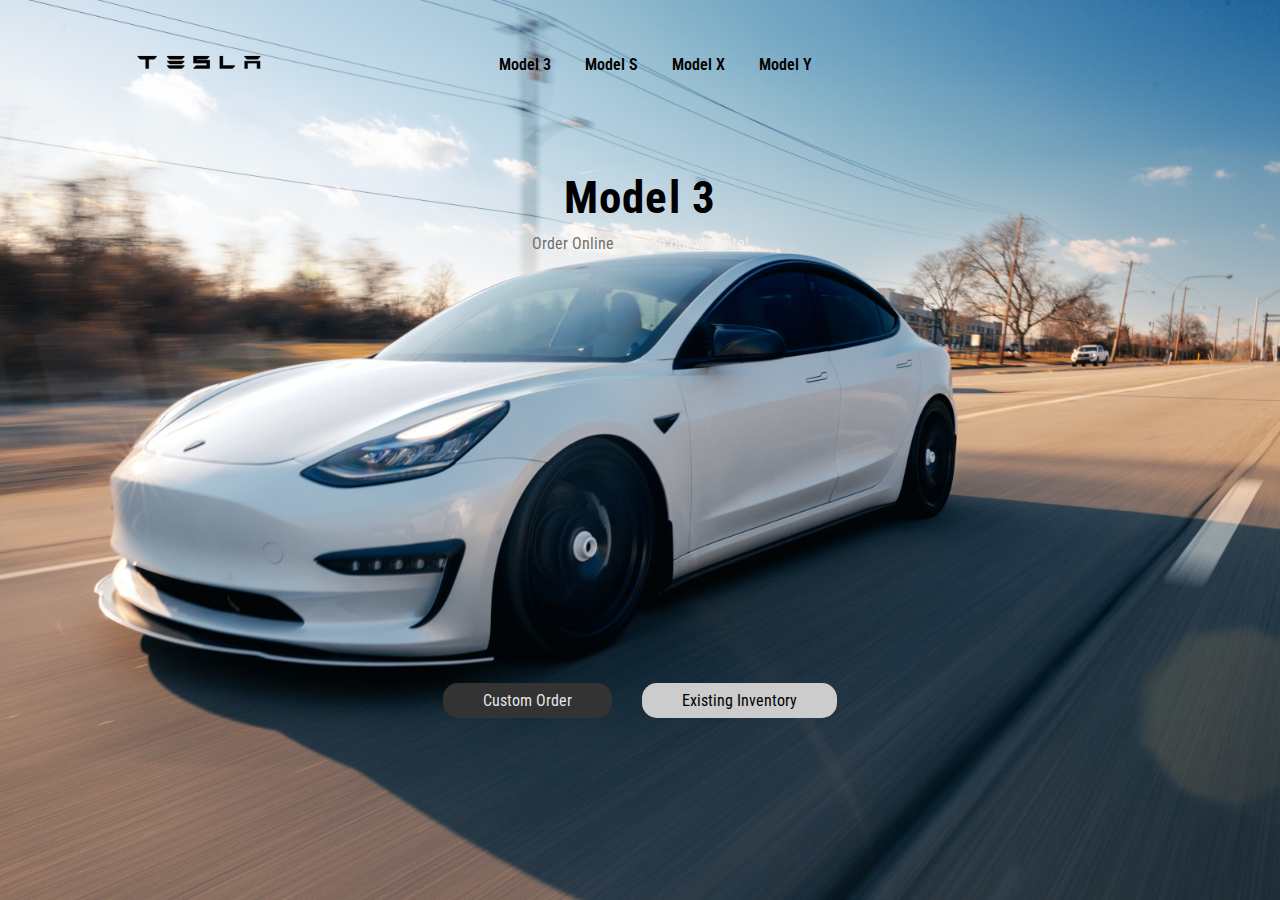
<file: index.html>
<!DOCTYPE html>
<html lang="en">
<head>
    <meta charset="UTF-8">
    <meta name="viewport" content="width=device-width, initial-scale=1.0">
    <title>Tesla</title>
    <link rel="stylesheet" href="style.css">
    <link rel="shortcut icon" href="./assets/tesla.png">
    <link rel="stylesheet" href="https://cdnjs.cloudflare.com/ajax/libs/font-awesome/6.4.2/css/all.min.css" integrity="sha512-z3gLpd7yknf1YoNbCzqRKc4qyor8gaKU1qmn+CShxbuBusANI9QpRohGBreCFkKxLhei6S9CQXFEbbKuqLg0DA==" crossorigin="anonymous" referrerpolicy="no-referrer" />
</head>
<body>
    
    <section class="main">
        <div class="center">
            <header>
                <div class="logo">
                    <img src="./assets/Tesla-Logo-PNG-Picture.png" alt="Logo">
                </div>
                <div class="menu">
                    <a href="index.html">Model 3</a>
                    <a href="model2.html">Model S</a>
                    <a href="model3.html">Model X</a>
                    <a href="model4.html">Model Y</a>
                </div>
                <div class="menu">
                    <a target="_blank" class="social" href="https://github.com/imxandx"><i class="fa-brands fa-github"></i></a>
                    <a target="_blank" class="social" href="https://linkedin.com/alexandre-delaboneta"><i class="fa-brands fa-linkedin"></i></a>
                    <a target="_blank" class="social" href="https://instagram.com/imxandx"><i class="fa-brands fa-instagram"></i></a>
                </div>
            </header>
            <div class="title">
                <h2>Model 3</h2>
                <p>Order Online <a href="#">Now on our website!</a></p>
            </div>
            <div class="btn">
                <a href="#">Custom Order</a>
                <a style="background-color: #ccc; color: #000;" href="#">Existing Inventory</a>
            </div>
        </div>
    </section>

</body>
</html>
</file>
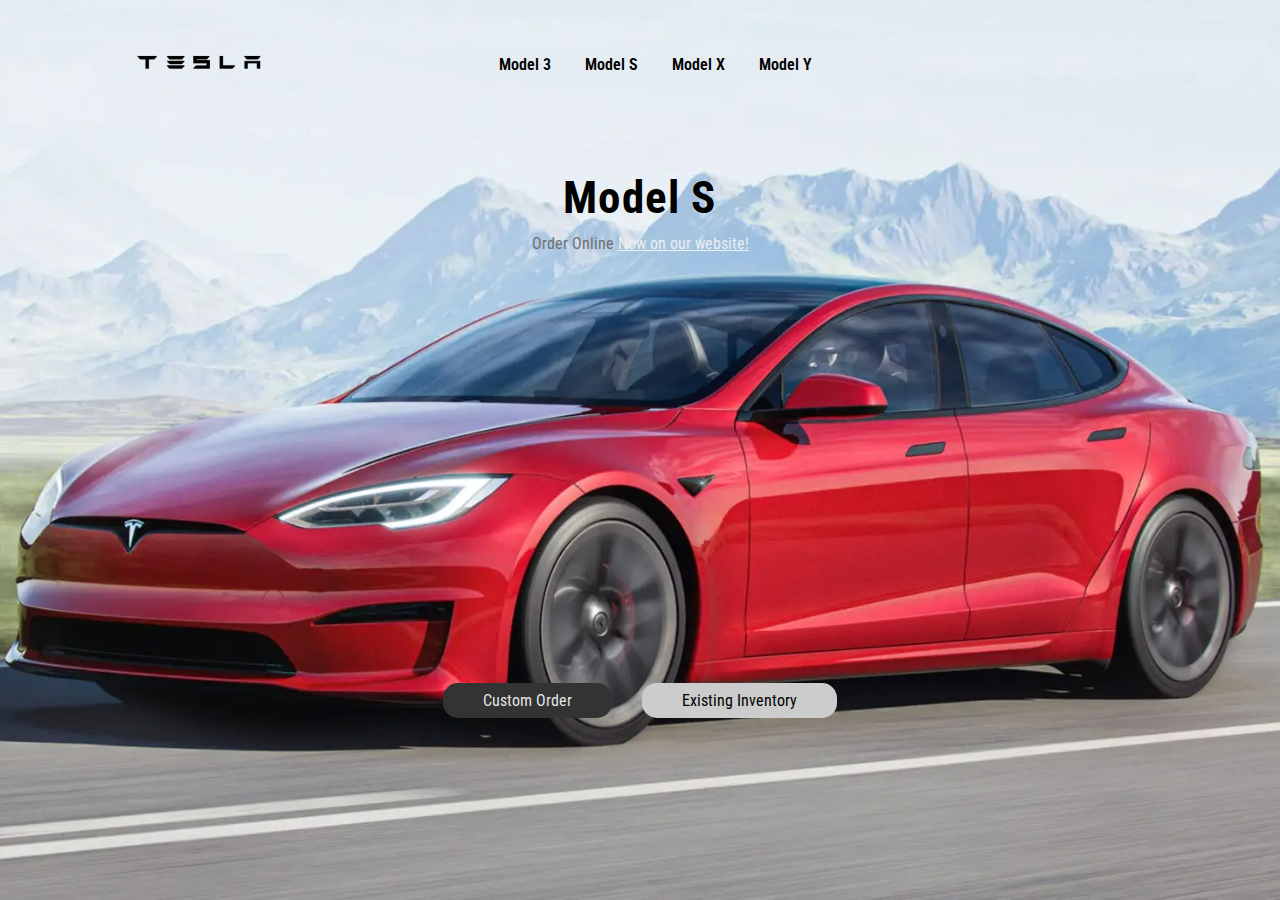
<file: model2.html>
<!DOCTYPE html>
<html lang="en">
<head>
    <meta charset="UTF-8">
    <meta name="viewport" content="width=device-width, initial-scale=1.0">
    <title>Tesla</title>
    <link rel="stylesheet" href="model2.css">
    <link rel="shortcut icon" href="./assets/tesla.png">
    <link rel="stylesheet" href="https://cdnjs.cloudflare.com/ajax/libs/font-awesome/6.4.2/css/all.min.css" integrity="sha512-z3gLpd7yknf1YoNbCzqRKc4qyor8gaKU1qmn+CShxbuBusANI9QpRohGBreCFkKxLhei6S9CQXFEbbKuqLg0DA==" crossorigin="anonymous" referrerpolicy="no-referrer" />
</head>
<body>
    
    <section class="main">
        <div class="center">
            <header>
                <div class="logo">
                    <img src="./assets/Tesla-Logo-PNG-Picture.png" alt="Logo">
                </div>
                <div class="menu">
                    <a href="index.html">Model 3</a>
                    <a href="model2.html">Model S</a>
                    <a href="model3.html">Model X</a>
                    <a href="model4.html">Model Y</a>
                </div>
                <div class="menu">
                    <a target="_blank" class="social" href="https://github.com/imxandx"><i class="fa-brands fa-github"></i></a>
                    <a target="_blank" class="social" href="https://linkedin.com/alexandre-delaboneta"><i class="fa-brands fa-linkedin"></i></a>
                    <a target="_blank" class="social" href="https://instagram.com/imxandx"><i class="fa-brands fa-instagram"></i></a>
                </div>
            </header>
            <div class="title">
                <h2>Model S</h2>
                <p>Order Online <a href="#">Now on our website!</a></p>
            </div>
            <div class="btn">
                <a href="#">Custom Order</a>
                <a style="background-color: #ccc; color: #000;" href="#">Existing Inventory</a>
            </div>
        </div>
    </section>

</body>
</html>
</file>
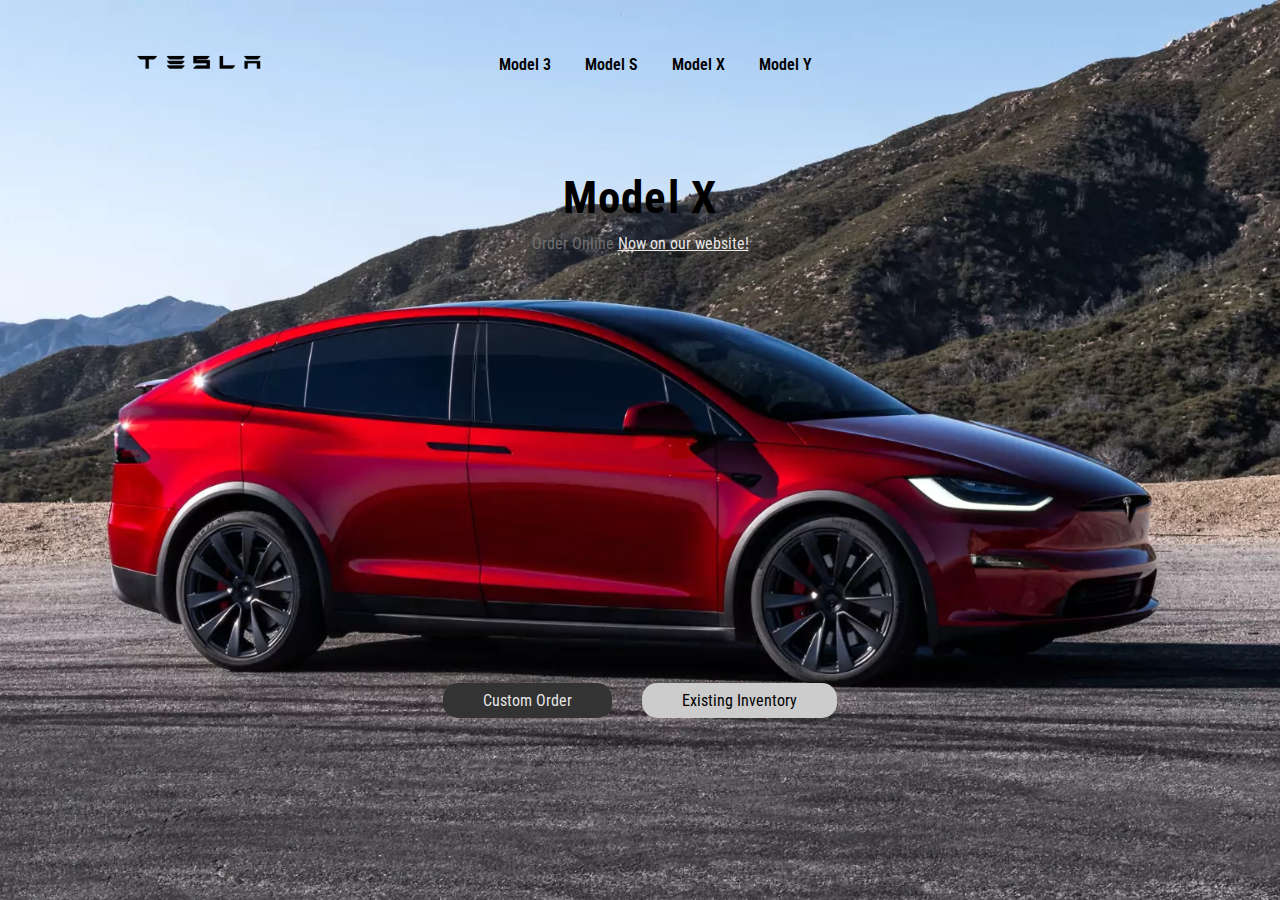
<file: model3.html>
<!DOCTYPE html>
<html lang="en">
<head>
    <meta charset="UTF-8">
    <meta name="viewport" content="width=device-width, initial-scale=1.0">
    <title>Tesla</title>
    <link rel="stylesheet" href="model3.css">
    <link rel="shortcut icon" href="./assets/tesla.png">
    <link rel="stylesheet" href="https://cdnjs.cloudflare.com/ajax/libs/font-awesome/6.4.2/css/all.min.css" integrity="sha512-z3gLpd7yknf1YoNbCzqRKc4qyor8gaKU1qmn+CShxbuBusANI9QpRohGBreCFkKxLhei6S9CQXFEbbKuqLg0DA==" crossorigin="anonymous" referrerpolicy="no-referrer" />
</head>
<body>
    
    <section class="main">
        <div class="center">
            <header>
                <div class="logo">
                    <img src="./assets/Tesla-Logo-PNG-Picture.png" alt="Logo">
                </div>
                <div class="menu">
                    <a href="index.html">Model 3</a>
                    <a href="model2.html">Model S</a>
                    <a href="model3.html">Model X</a>
                    <a href="model4.html">Model Y</a>
                </div>
                <div class="menu">
                    <a target="_blank" class="social" href="https://github.com/imxandx"><i class="fa-brands fa-github"></i></a>
                    <a target="_blank" class="social" href="https://linkedin.com/alexandre-delaboneta"><i class="fa-brands fa-linkedin"></i></a>
                    <a target="_blank" class="social" href="https://instagram.com/imxandx"><i class="fa-brands fa-instagram"></i></a>
                </div>
            </header>
            <div class="title">
                <h2>Model X</h2>
                <p>Order Online <a href="#">Now on our website!</a></p>
            </div>
            <div class="btn">
                <a href="#">Custom Order</a>
                <a style="background-color: #ccc; color: #000;" href="#">Existing Inventory</a>
            </div>
        </div>
    </section>

</body>
</html>
</file>
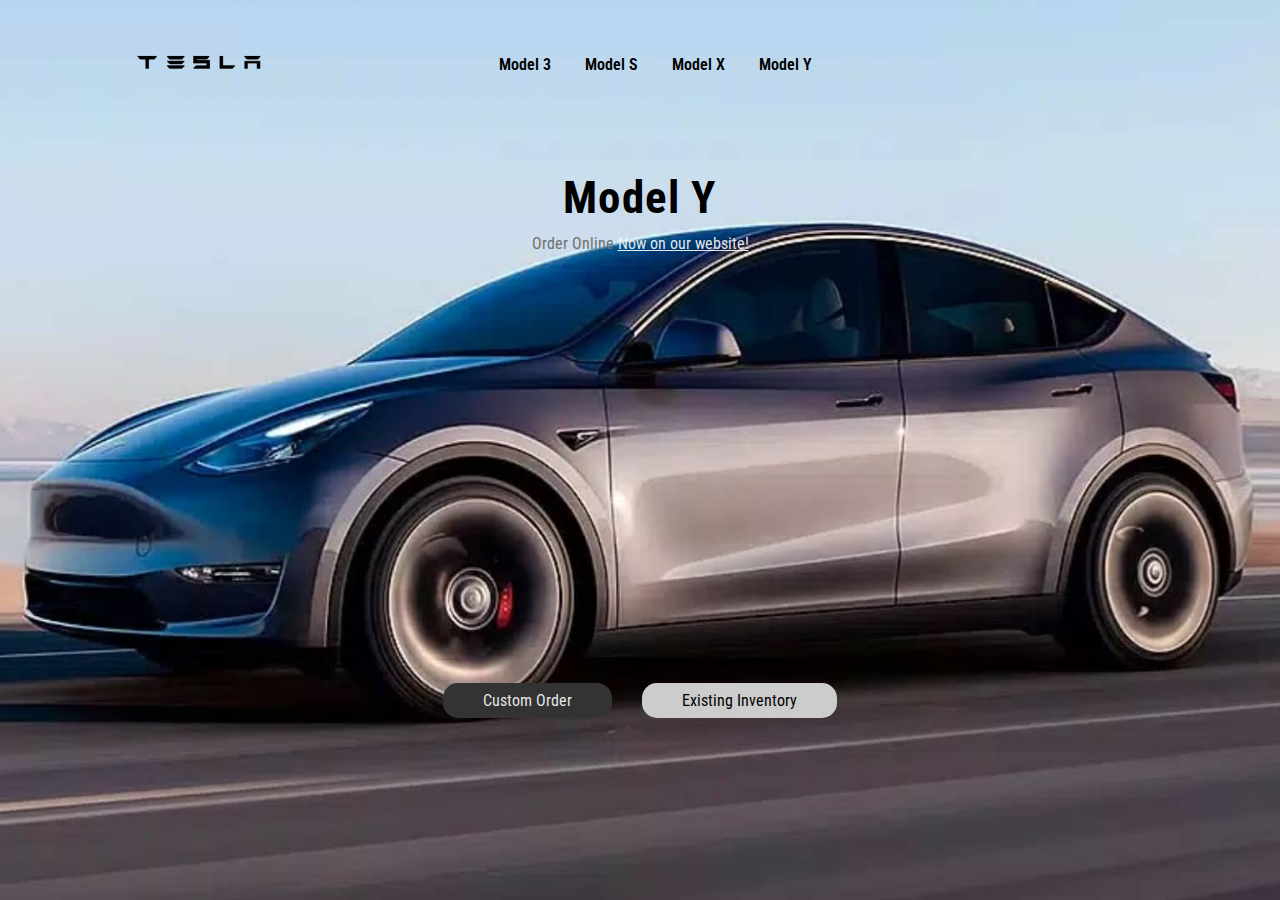
<file: model4.html>
<!DOCTYPE html>
<html lang="en">
<head>
    <meta charset="UTF-8">
    <meta name="viewport" content="width=device-width, initial-scale=1.0">
    <title>Tesla</title>
    <link rel="stylesheet" href="model4.css">
    <link rel="shortcut icon" href="./assets/tesla.png">
    <link rel="stylesheet" href="https://cdnjs.cloudflare.com/ajax/libs/font-awesome/6.4.2/css/all.min.css" integrity="sha512-z3gLpd7yknf1YoNbCzqRKc4qyor8gaKU1qmn+CShxbuBusANI9QpRohGBreCFkKxLhei6S9CQXFEbbKuqLg0DA==" crossorigin="anonymous" referrerpolicy="no-referrer" />
</head>
<body>
    
    <section class="main">
        <div class="center">
            <header>
                <div class="logo">
                    <img src="./assets/Tesla-Logo-PNG-Picture.png" alt="Logo">
                </div>
                <div class="menu">
                    <a href="index.html">Model 3</a>
                    <a href="model2.html">Model S</a>
                    <a href="model3.html">Model X</a>
                    <a href="model4.html">Model Y</a>
                </div>
                <div class="menu">
                    <a target="_blank" class="social" href="https://github.com/imxandx"><i class="fa-brands fa-github"></i></a>
                    <a target="_blank" class="social" href="https://linkedin.com/alexandre-delaboneta"><i class="fa-brands fa-linkedin"></i></a>
                    <a target="_blank" class="social" href="https://instagram.com/imxandx"><i class="fa-brands fa-instagram"></i></a>
                </div> 
            </header>
            <div class="title">
                <h2>Model Y</h2>
                <p>Order Online <a href="#">Now on our website!</a></p>
            </div>
            <div class="btn">
                <a href="#">Custom Order</a>
                <a style="background-color: #ccc; color: #000;" href="#">Existing Inventory</a>
            </div>
        </div>
    </section>

</body>
</html>
</file>
<file: style.css>
@import url('https://fonts.googleapis.com/css2?family=Roboto+Condensed&display=swap');

* {
    margin: 0;
    padding: 0;
    box-sizing: border-box;
    font-family: 'Roboto Condensed', sans-serif;
}

html, body {
    height: 100%;
    background-image: url('./assets/bg.jpg');
    background-position: center;
    background-size: cover;
    overflow: hidden;
}

.center {
    max-width: 1280px;
    margin: 0 auto;
    padding: 0 2%;
}

section .main {
    width: 100%;
    min-height: 100%;
}

header {
    margin-top: 3%;
    display: flex;
    justify-content: space-around;
}

.logo {
    position: relative;
    top: -40px;
}

.logo img {
    width: 130px;
}

.menu {
    margin-top: 15px;
    font-weight: 600;
}

.menu a {
    display: inline-block;
    margin: 0 10px;
    color: #000;
    text-decoration: none;
    transition: 0.3s;
    padding: 3px 5px;
}

.menu a:hover {
    border-radius: 5px;
    background-color: rgba(180, 180, 180, 0.4);
}

.menu .social {
    font-size: 20px;
}

.title {
    text-align: center;
    animation: float 6s ease-in-out infinite;
}

@keyframes float {
    0% {
        transform: translateY(0px);
    }

    70% {
        transform: translateY(-30px);
    }

    100% {
        transform: translateY(0px);
    }
}

.title h2 {
    color: #000;
    font-size: 45px;
    letter-spacing: 1.2px;
}

.title p {
    color: #707070;
    margin-top: 10px;
}

.title p a {
    color: #f2f2f2f2;
}

.btn {
    margin-top: 35%;
    display: flex;
    justify-content: center;
}

.btn a {
    display: inline-block;
    padding: 8px 40px;
    margin: 0 15px;
    background-color: #333;
    color: #f2f2f2f2;
    border-radius: 15px;
    text-decoration: none;
}

/* RESPONSIVIDADE */ 

@media screen and (max-width: 480px) {
    header {
        display: block;
        height: auto;
        text-align: center;
        padding: 15px 0;
    }

    .title {
        margin-top: 10%;
    }

    .title p {
        color: rgb(40, 40, 40);
    }

    .btn {
        text-align: center;
        flex-direction: column;
        gap: 10px;
        margin-top: 50%;
    }
}

@media screen and (max-width: 768px) {
    header {
        display: block;
        height: auto;
        text-align: center;
        padding: 15px 0;
    }

    .title {
        margin-top: 10%;
    }

    .title p {
        color: rgb(40, 40, 40);
    }

    .btn {
        text-align: center;
        flex-direction: column;
        gap: 10px;
        margin-top: 50%;
        width: 100%;
        align-items: center;
    }

    .btn a {
        width: 70%;
    }
}
</file>
<file: model2.css>
@import url('https://fonts.googleapis.com/css2?family=Roboto+Condensed&display=swap');

* {
    margin: 0;
    padding: 0;
    box-sizing: border-box;
    font-family: 'Roboto Condensed', sans-serif;
}

html, body {
    height: 100%;
    background-image: url('./assets/modelS.webp');
    background-position: center;
    background-size: cover;
    overflow: hidden;
}

.center {
    max-width: 1280px;
    margin: 0 auto;
    padding: 0 2%;
}

section .main {
    width: 100%;
    min-height: 100%;
}

header {
    margin-top: 3%;
    display: flex;
    justify-content: space-around;
}

.logo {
    position: relative;
    top: -40px;
}

.logo img {
    width: 130px;
}

.menu {
    margin-top: 15px;
    font-weight: 600;
}

.menu a {
    display: inline-block;
    margin: 0 10px;
    color: #000;
    text-decoration: none;
    transition: 0.3s;
    padding: 3px 5px;
}

.menu a:hover {
    border-radius: 5px;
    background-color: rgba(180, 180, 180, 0.4);
}

.menu .social {
    font-size: 20px;
}

.title {
    text-align: center;
    animation: float 6s ease-in-out infinite;
}

@keyframes float {
    0% {
        transform: translateY(0px);
    }

    70% {
        transform: translateY(-30px);
    }

    100% {
        transform: translateY(0px);
    }
}

.title h2 {
    color: #000;
    font-size: 45px;
    letter-spacing: 1.2px;
}

.title p {
    color: #707070;
    margin-top: 10px;
}

.title p a {
    color: #f2f2f2f2;
}

.btn {
    margin-top: 35%;
    display: flex;
    justify-content: center;
}

.btn a {
    display: inline-block;
    padding: 8px 40px;
    margin: 0 15px;
    background-color: #333;
    color: #f2f2f2f2;
    border-radius: 15px;
    text-decoration: none;
}

/* RESPONSIVIDADE */ 

@media screen and (max-width: 480px) {
    header {
        display: block;
        height: auto;
        text-align: center;
        padding: 15px 0;
    }

    .title {
        margin-top: 10%;
    }

    .title p {
        color: rgb(40, 40, 40);
    }

    .btn {
        text-align: center;
        flex-direction: column;
        gap: 10px;
        margin-top: 50%;
    }
}

@media screen and (max-width: 768px) {
    header {
        display: block;
        height: auto;
        text-align: center;
        padding: 15px 0;
    }

    .title {
        margin-top: 10%;
    }

    .title p {
        color: rgb(40, 40, 40);
    }

    .btn {
        text-align: center;
        flex-direction: column;
        gap: 10px;
        margin-top: 50%;
        width: 100%;
        align-items: center;
    }

    .btn a {
        width: 70%;
    }
}
</file>
<file: model3.css>
@import url('https://fonts.googleapis.com/css2?family=Roboto+Condensed&display=swap');

* {
    margin: 0;
    padding: 0;
    box-sizing: border-box;
    font-family: 'Roboto Condensed', sans-serif;
}

html, body {
    height: 100%;
    background-image: url('./assets/modelX.webp');
    background-position: center;
    background-size: cover;
    overflow: hidden;
}

.center {
    max-width: 1280px;
    margin: 0 auto;
    padding: 0 2%;
}

section .main {
    width: 100%;
    min-height: 100%;
}

header {
    margin-top: 3%;
    display: flex;
    justify-content: space-around;
}

.logo {
    position: relative;
    top: -40px;
}

.logo img {
    width: 130px;
}

.menu {
    margin-top: 15px;
    font-weight: 600;
}

.menu a {
    display: inline-block;
    margin: 0 10px;
    color: #000;
    text-decoration: none;
    transition: 0.3s;
    padding: 3px 5px;
}

.menu a:hover {
    border-radius: 5px;
    background-color: rgba(180, 180, 180, 0.4);
}

.menu .social {
    font-size: 20px;
}

.title {
    text-align: center;
    animation: float 6s ease-in-out infinite;
}

@keyframes float {
    0% {
        transform: translateY(0px);
    }

    70% {
        transform: translateY(-30px);
    }

    100% {
        transform: translateY(0px);
    }
}

.title h2 {
    color: #000;
    font-size: 45px;
    letter-spacing: 1.2px;
}

.title p {
    color: #707070;
    margin-top: 10px;
}

.title p a {
    color: #f2f2f2f2;
}

.btn {
    margin-top: 35%;
    display: flex;
    justify-content: center;
}

.btn a {
    display: inline-block;
    padding: 8px 40px;
    margin: 0 15px;
    background-color: #333;
    color: #f2f2f2f2;
    border-radius: 15px;
    text-decoration: none;
}

/* RESPONSIVIDADE */ 

@media screen and (max-width: 480px) {
    header {
        display: block;
        height: auto;
        text-align: center;
        padding: 15px 0;
    }

    .title {
        margin-top: 10%;
    }

    .title p {
        color: rgb(40, 40, 40);
    }

    .btn {
        text-align: center;
        flex-direction: column;
        gap: 10px;
        margin-top: 50%;
    }
}

@media screen and (max-width: 768px) {
    header {
        display: block;
        height: auto;
        text-align: center;
        padding: 15px 0;
    }

    .title {
        margin-top: 10%;
    }

    .title p {
        color: rgb(40, 40, 40);
    }

    .btn {
        text-align: center;
        flex-direction: column;
        gap: 10px;
        margin-top: 50%;
        width: 100%;
        align-items: center;
    }

    .btn a {
        width: 70%;
    }
}
</file>
<file: model4.css>
@import url('https://fonts.googleapis.com/css2?family=Roboto+Condensed&display=swap');

* {
    margin: 0;
    padding: 0;
    box-sizing: border-box;
    font-family: 'Roboto Condensed', sans-serif;
}

html, body {
    height: 100%;
    background-image: url('./assets/modelY.jpg');
    background-position: center;
    background-size: cover;
    overflow: hidden;
}

.center {
    max-width: 1280px;
    margin: 0 auto;
    padding: 0 2%;
}

section .main {
    width: 100%;
    min-height: 100%;
}

header {
    margin-top: 3%;
    display: flex;
    justify-content: space-around;
}

.logo {
    position: relative;
    top: -40px;
}

.logo img {
    width: 130px;
}

.menu {
    margin-top: 15px;
    font-weight: 600;
}

.menu a {
    display: inline-block;
    margin: 0 10px;
    color: #000;
    text-decoration: none;
    transition: 0.3s;
    padding: 3px 5px;
}

.menu a:hover {
    border-radius: 5px;
    background-color: rgba(180, 180, 180, 0.4);
}

.menu .social {
    font-size: 20px;
}

.title {
    text-align: center;
    animation: float 6s ease-in-out infinite;
}

@keyframes float {
    0% {
        transform: translateY(0px);
    }

    70% {
        transform: translateY(-30px);
    }

    100% {
        transform: translateY(0px);
    }
}

.title h2 {
    color: #000;
    font-size: 45px;
    letter-spacing: 1.2px;
}

.title p {
    color: #707070;
    margin-top: 10px;
}

.title p a {
    color: #f2f2f2f2;
}

.btn {
    margin-top: 35%;
    display: flex;
    justify-content: center;
}

.btn a {
    display: inline-block;
    padding: 8px 40px;
    margin: 0 15px;
    background-color: #333;
    color: #f2f2f2f2;
    border-radius: 15px;
    text-decoration: none;
}

/* RESPONSIVIDADE */ 

@media screen and (max-width: 480px) {
    header {
        display: block;
        height: auto;
        text-align: center;
        padding: 15px 0;
    }

    .title {
        margin-top: 10%;
    }

    .title p {
        color: rgb(40, 40, 40);
    }

    .btn {
        text-align: center;
        flex-direction: column;
        gap: 10px;
        margin-top: 50%;
    }
}

@media screen and (max-width: 768px) {
    header {
        display: block;
        height: auto;
        text-align: center;
        padding: 15px 0;
    }

    .title {
        margin-top: 10%;
    }

    .title p {
        color: rgb(40, 40, 40);
    }

    .btn {
        text-align: center;
        flex-direction: column;
        gap: 10px;
        margin-top: 50%;
        width: 100%;
        align-items: center;
    }

    .btn a {
        width: 70%;
    }
}
</file>
